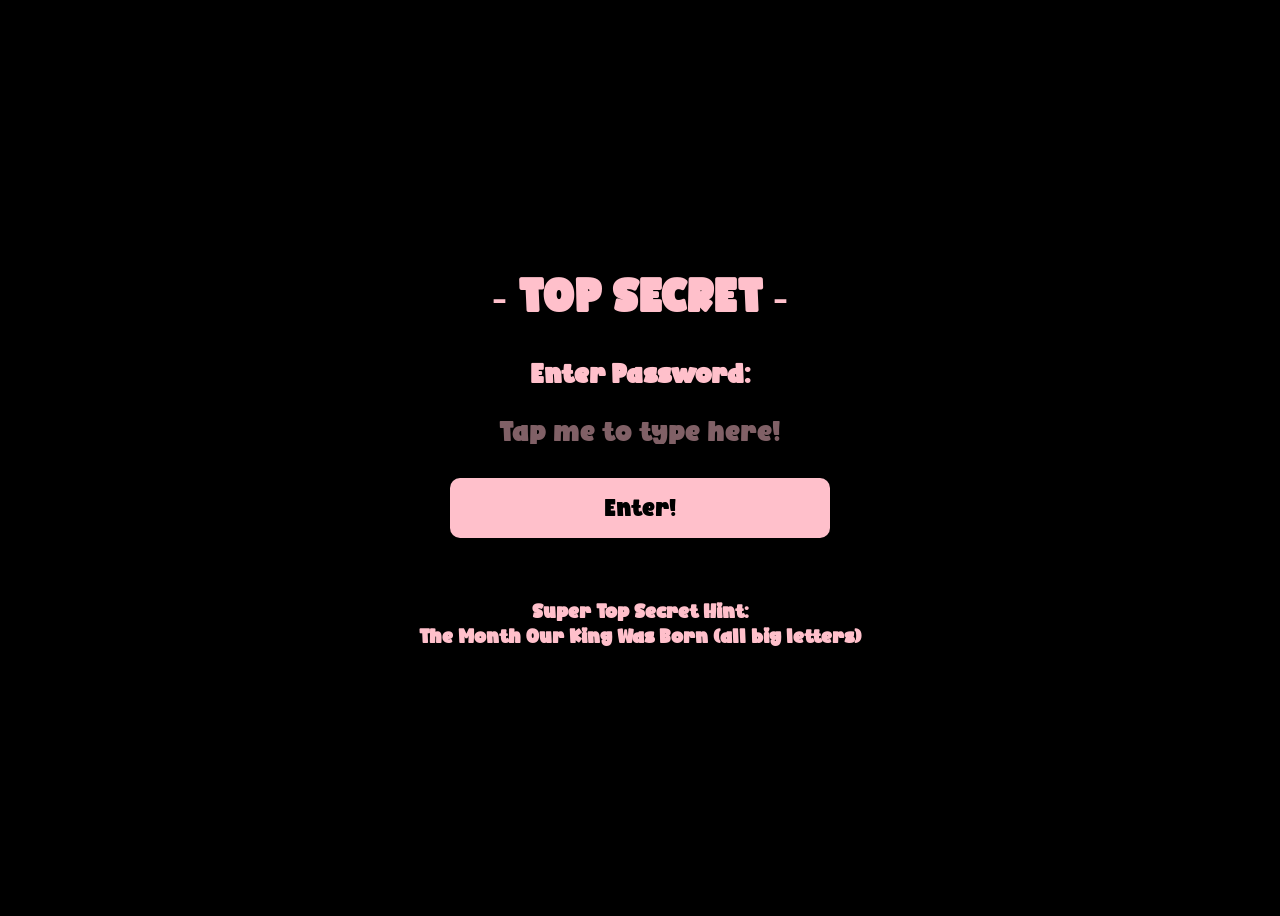
<file: index.html>
<!DOCTYPE html>
<html lang="en">
    <head>
        <title>Shhh Secrets!!</title>
        <link rel="icon" type="image/x-icon" href="assets/favicon.png">
        <link rel="stylesheet" href="styles/main.css">
    </head>

    <body>
        <div class="center wide_div">
            <div class="wide_div">
                <h1>&dash; TOP SECRET &dash;</h1>
                <h3>Enter Password: </h3>

                <input id="input_box" type="password" placeholder="Tap me to type here!">
                
                <br><br>

                <button id="enter">Enter!</button>

                <br><br>

                <h5>Super Top Secret Hint: <br>The Month Our King Was Born (all big letters)</h5>
            </div>         
        </div>

        <script>
            // If the cutscene flag is true, skip to the cards page
            if (localStorage.getItem("hasSeenCutscene"))
                document.location.href = "cards.html";

            // Check the password
            let password_box = document.getElementById("input_box");

            password_box.addEventListener("keydown", function (e) {
                if (e.code === "Enter")
                    check_password();
            });

            document.getElementById("enter").onclick = () => {
                if (password_box.value == "MARCH")
                    document.location.href = "jinnie.html";
            };

            function check_password() {
                if (password_box.value == "MARCH")
                    document.location.href = "jinnie.html";
            }
        </script>
    </body>
    
</html>
</file>
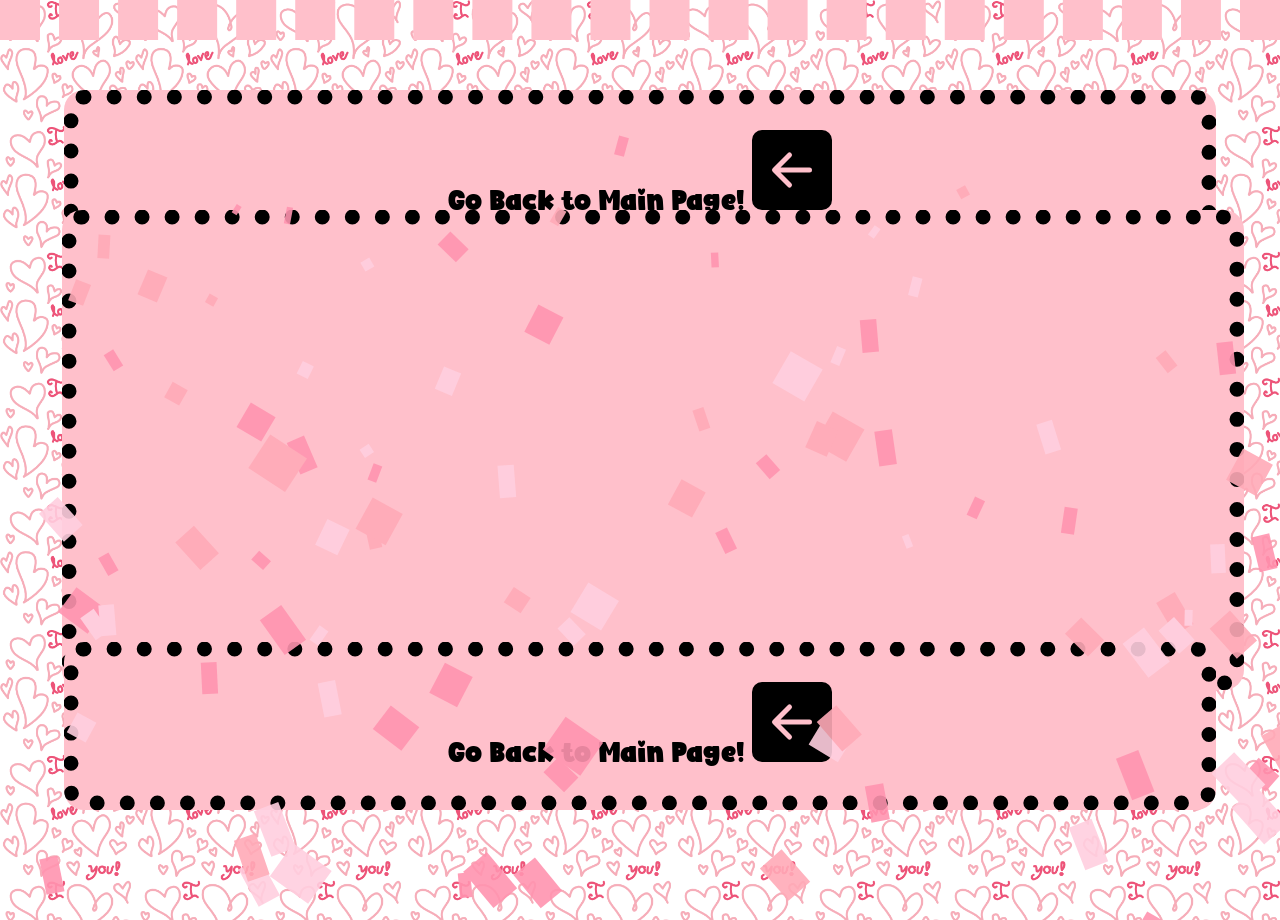
<file: card_zoomed.html>
<!DOCTYPE html>
<html lang="en">
    <head>
        <title>We ZOOOOOMMMM In!!!</title>
        <link rel="icon" type="image/x-icon" href="assets/favicon.png">
        <link rel="stylesheet" href="styles/cards.css">
    </head>
    <body>
        <div id="confetti_holder" height="0"></div>
        <button id="top_button" onclick="sessionStorage.clear(); document.location.href='cards.html';">
            Go Back to Main Page!
            <svg xmlns="http://www.w3.org/2000/svg" width="80" height="80" fill="currentColor" class="bi bi-arrow-left-square-fill" viewBox="0 0 16 16">
                <path d="M16 14a2 2 0 0 1-2 2H2a2 2 0 0 1-2-2V2a2 2 0 0 1 2-2h12a2 2 0 0 1 2 2zm-4.5-6.5H5.707l2.147-2.146a.5.5 0 1 0-.708-.708l-3 3a.5.5 0 0 0 0 .708l3 3a.5.5 0 0 0 .708-.708L5.707 8.5H11.5a.5.5 0 0 0 0-1"/>
            </svg>
        </button>

        <div id="zoomed_card">
            <p id="card_text"></p>
        </div>

        <button id="bottom_button" onclick="sessionStorage.clear(); document.location.href='cards.html';">
            Go Back to Main Page!
            <svg xmlns="http://www.w3.org/2000/svg" width="80" height="80" fill="currentColor" class="bi bi-arrow-left-square-fill" viewBox="0 0 16 16">
                <path d="M16 14a2 2 0 0 1-2 2H2a2 2 0 0 1-2-2V2a2 2 0 0 1 2-2h12a2 2 0 0 1 2 2zm-4.5-6.5H5.707l2.147-2.146a.5.5 0 1 0-.708-.708l-3 3a.5.5 0 0 0 0 .708l3 3a.5.5 0 0 0 .708-.708L5.707 8.5H11.5a.5.5 0 0 0 0-1"/>
            </svg>
        </button>

        <script src="scripts/confetti.js"></script>
        <script>
            // Load card from session storage
            let card_text = document.getElementById("card_text");
            let current_card_text = sessionStorage.getItem("current_card_text");

            card_text.innerText = current_card_text;

            // Confetti
            startConfetti();
            setTimeout(stopConfetti, 1000);
        </script>
        
    </body>
</html>
</file>
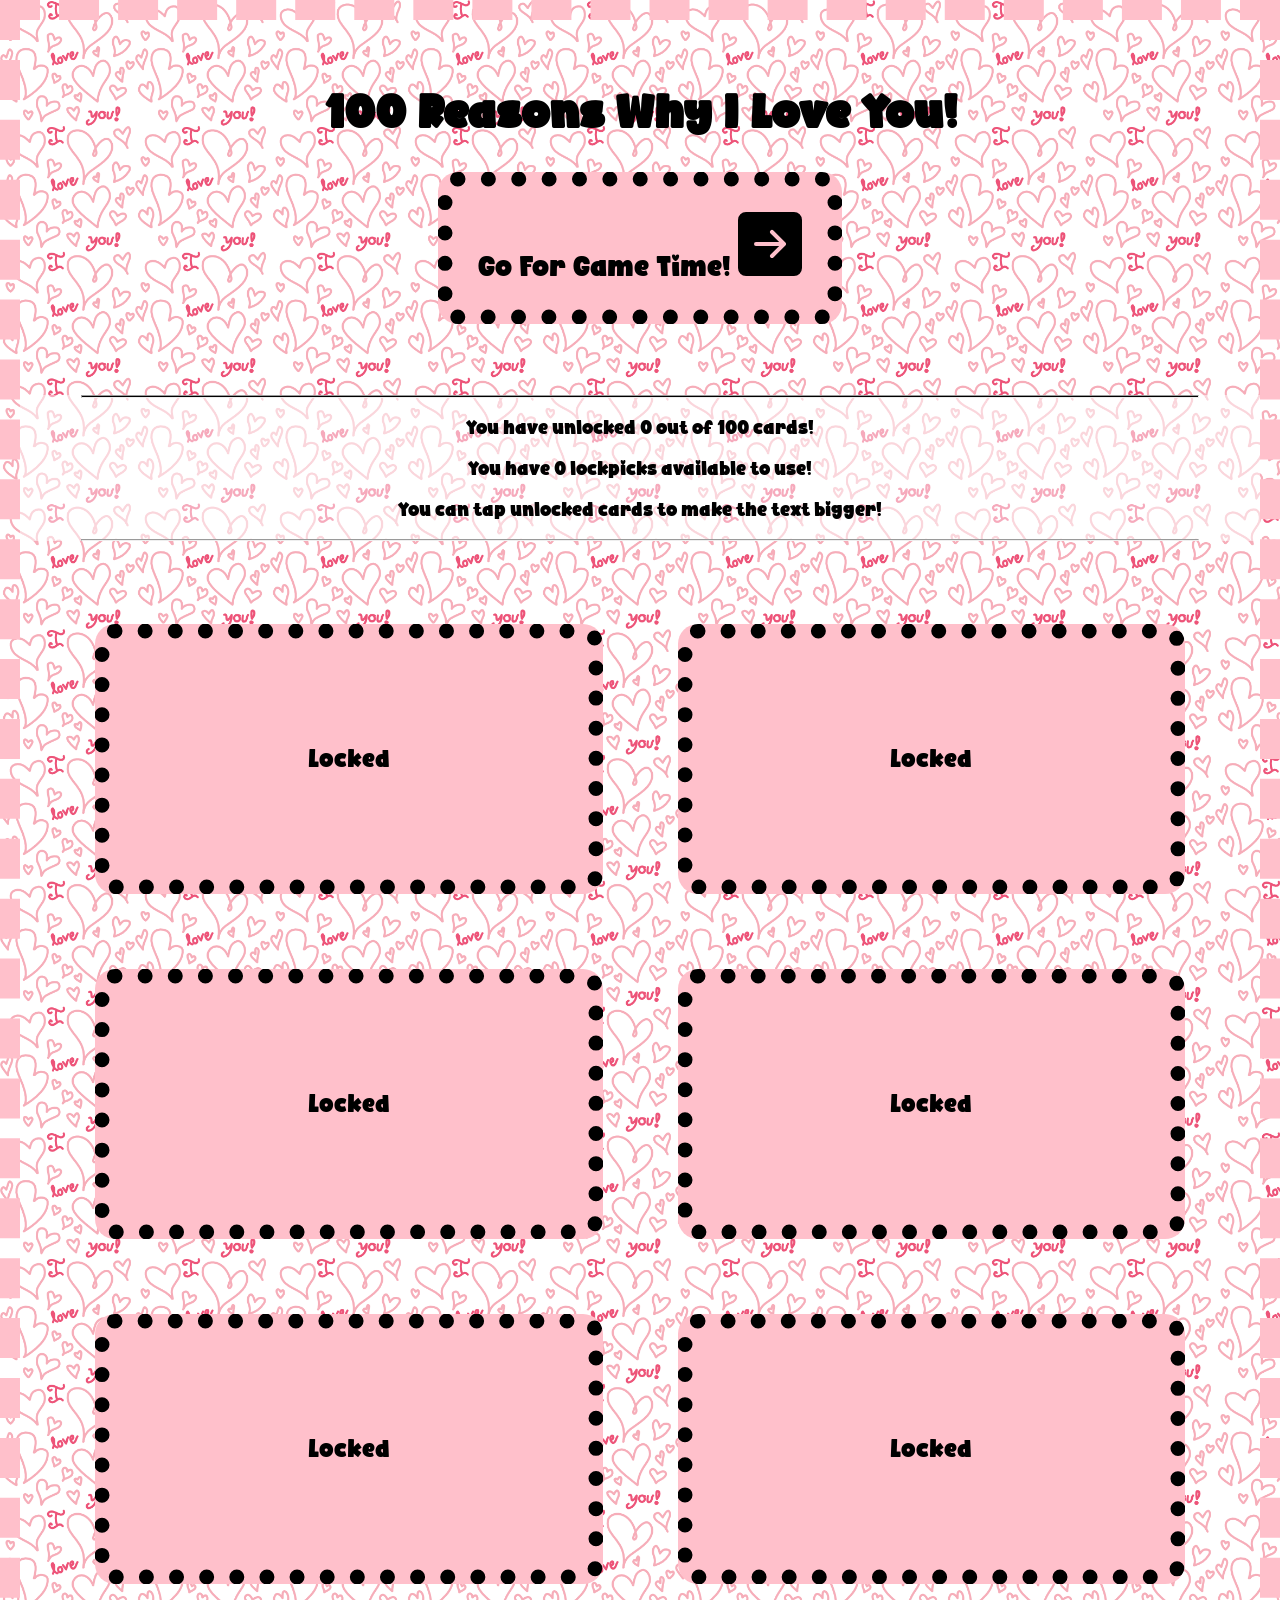
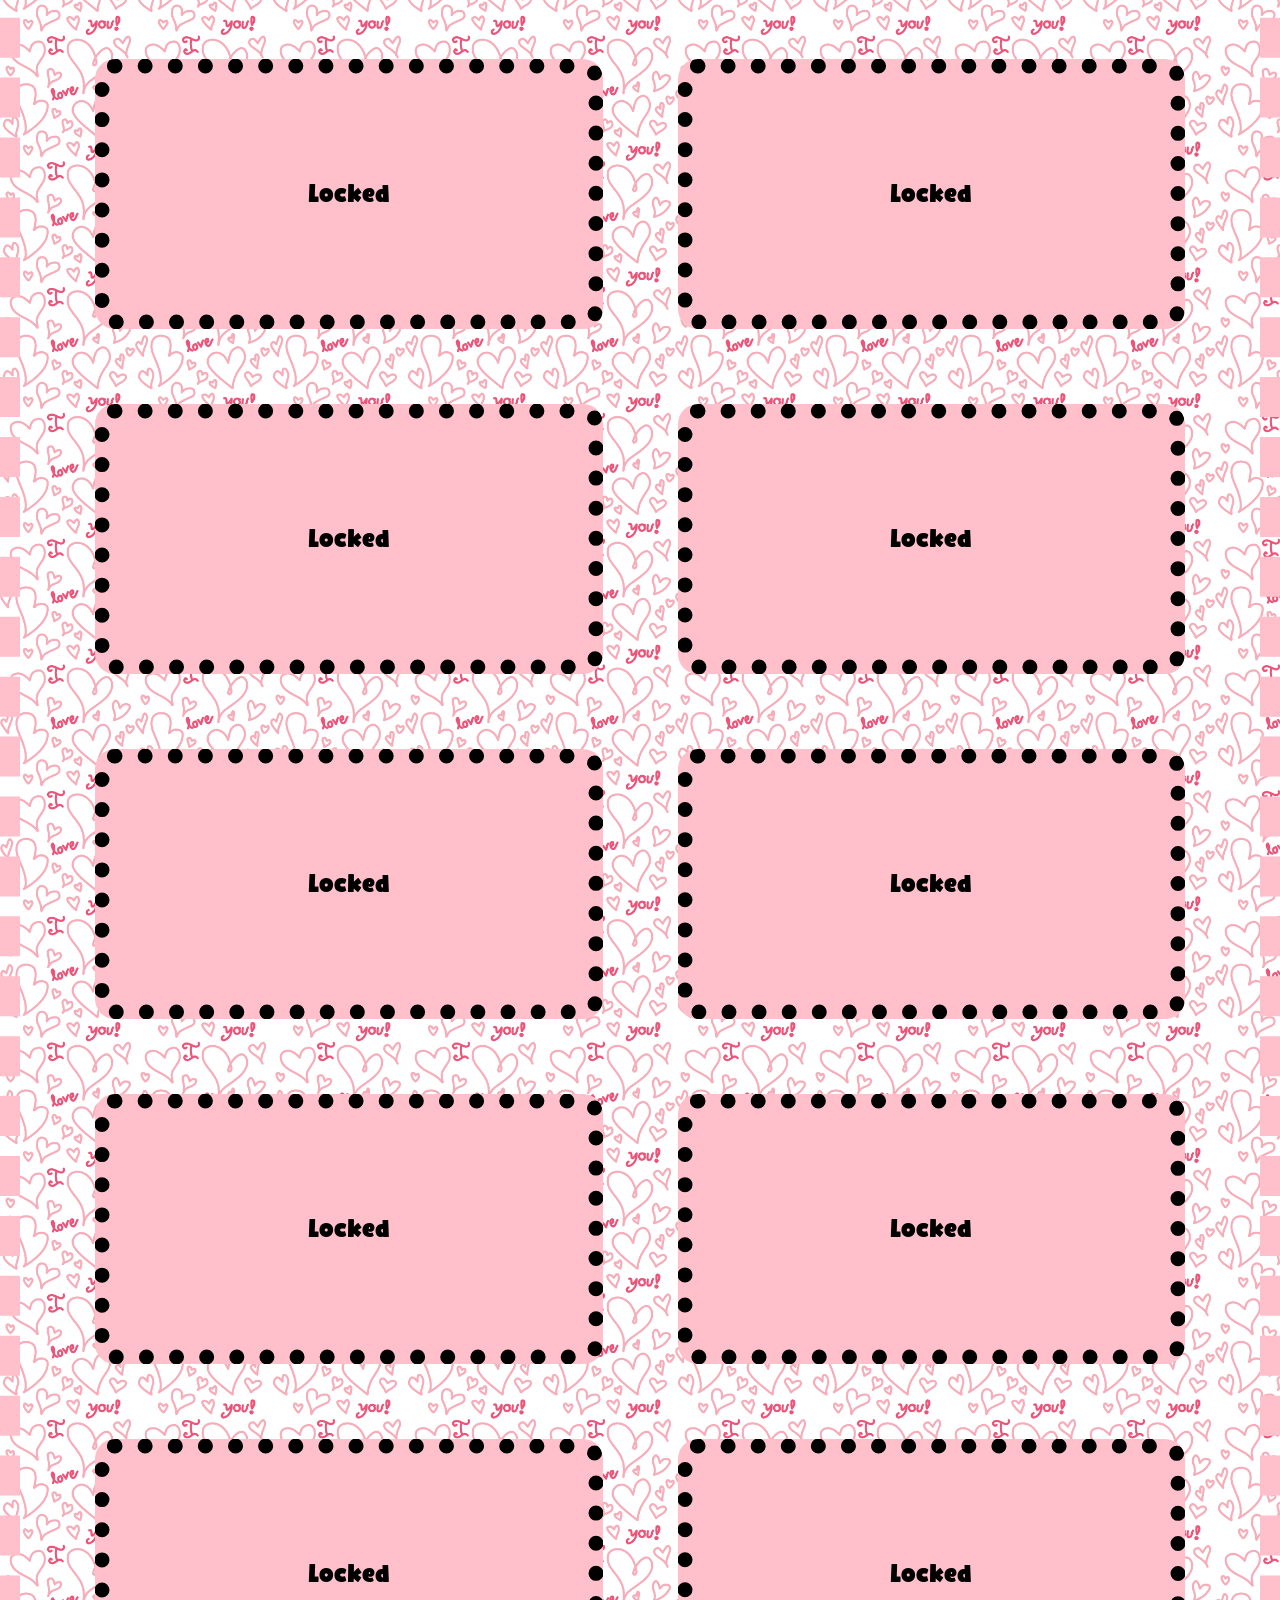
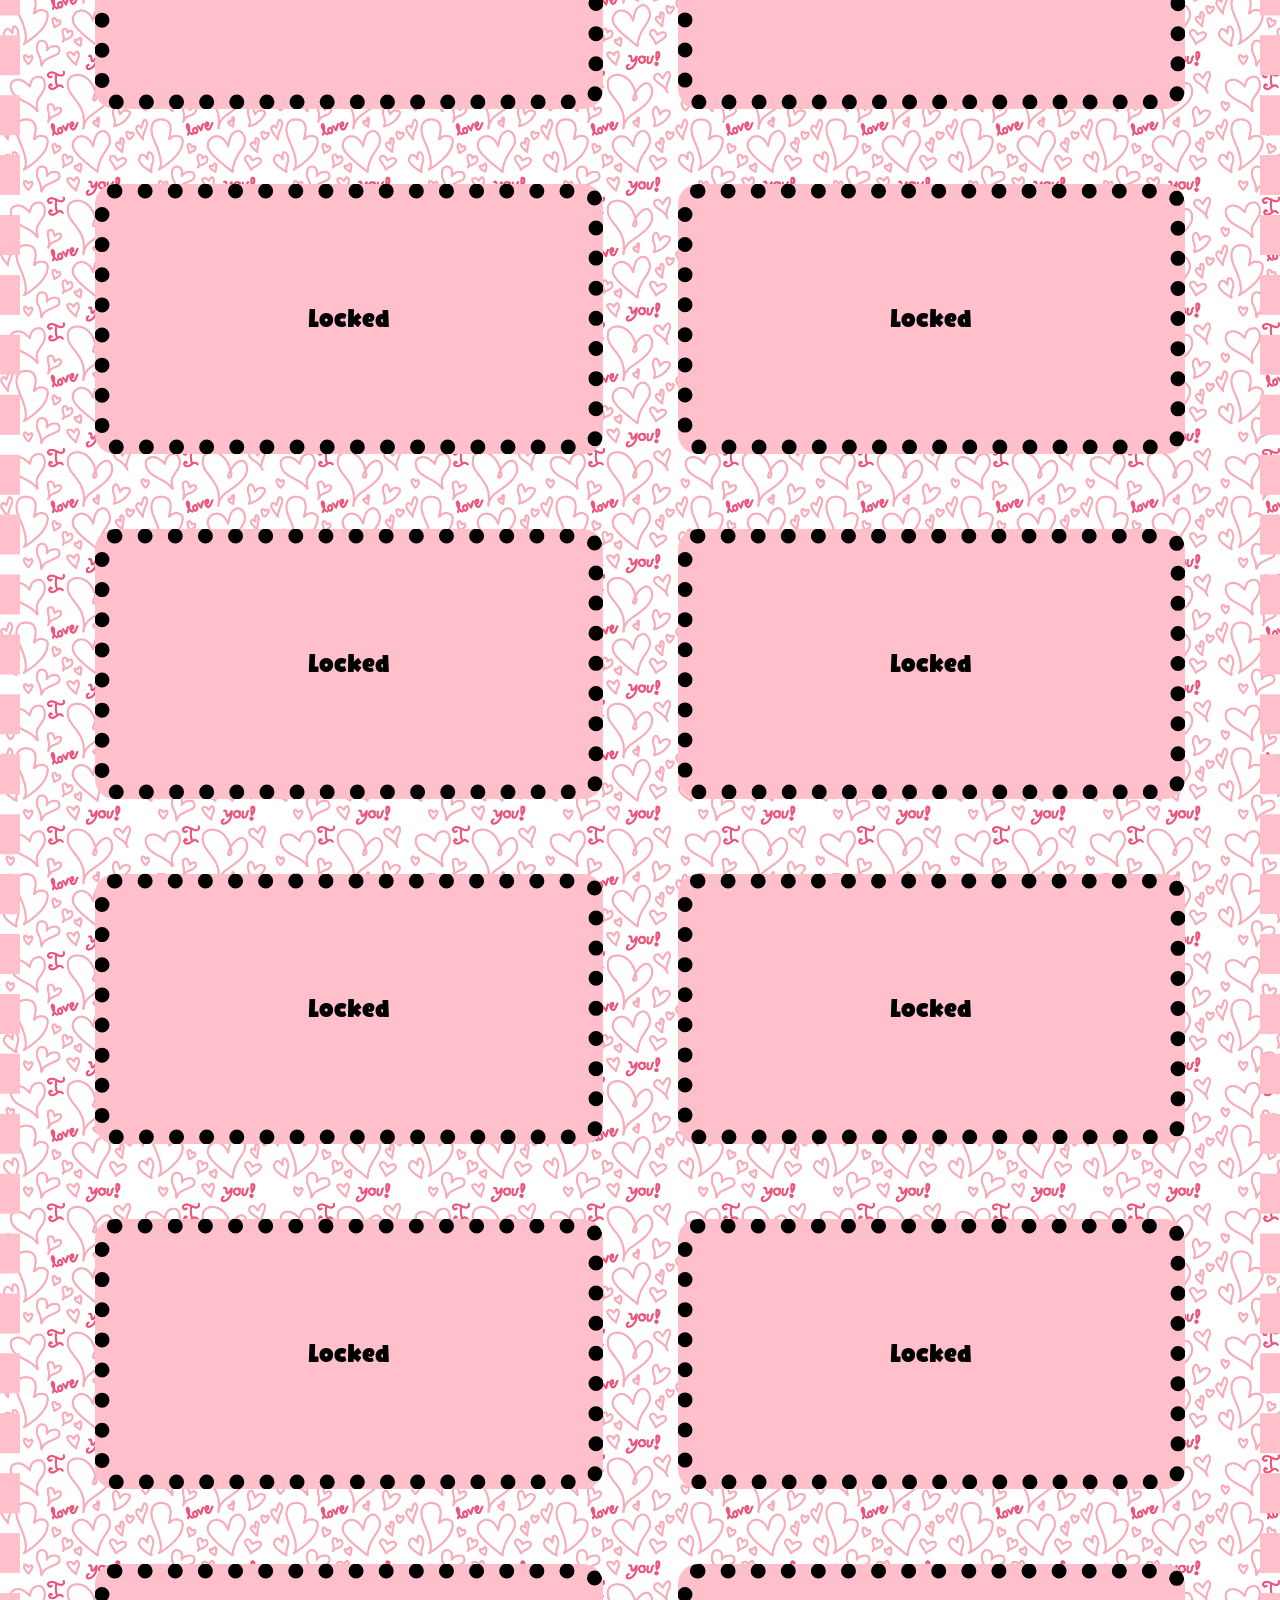
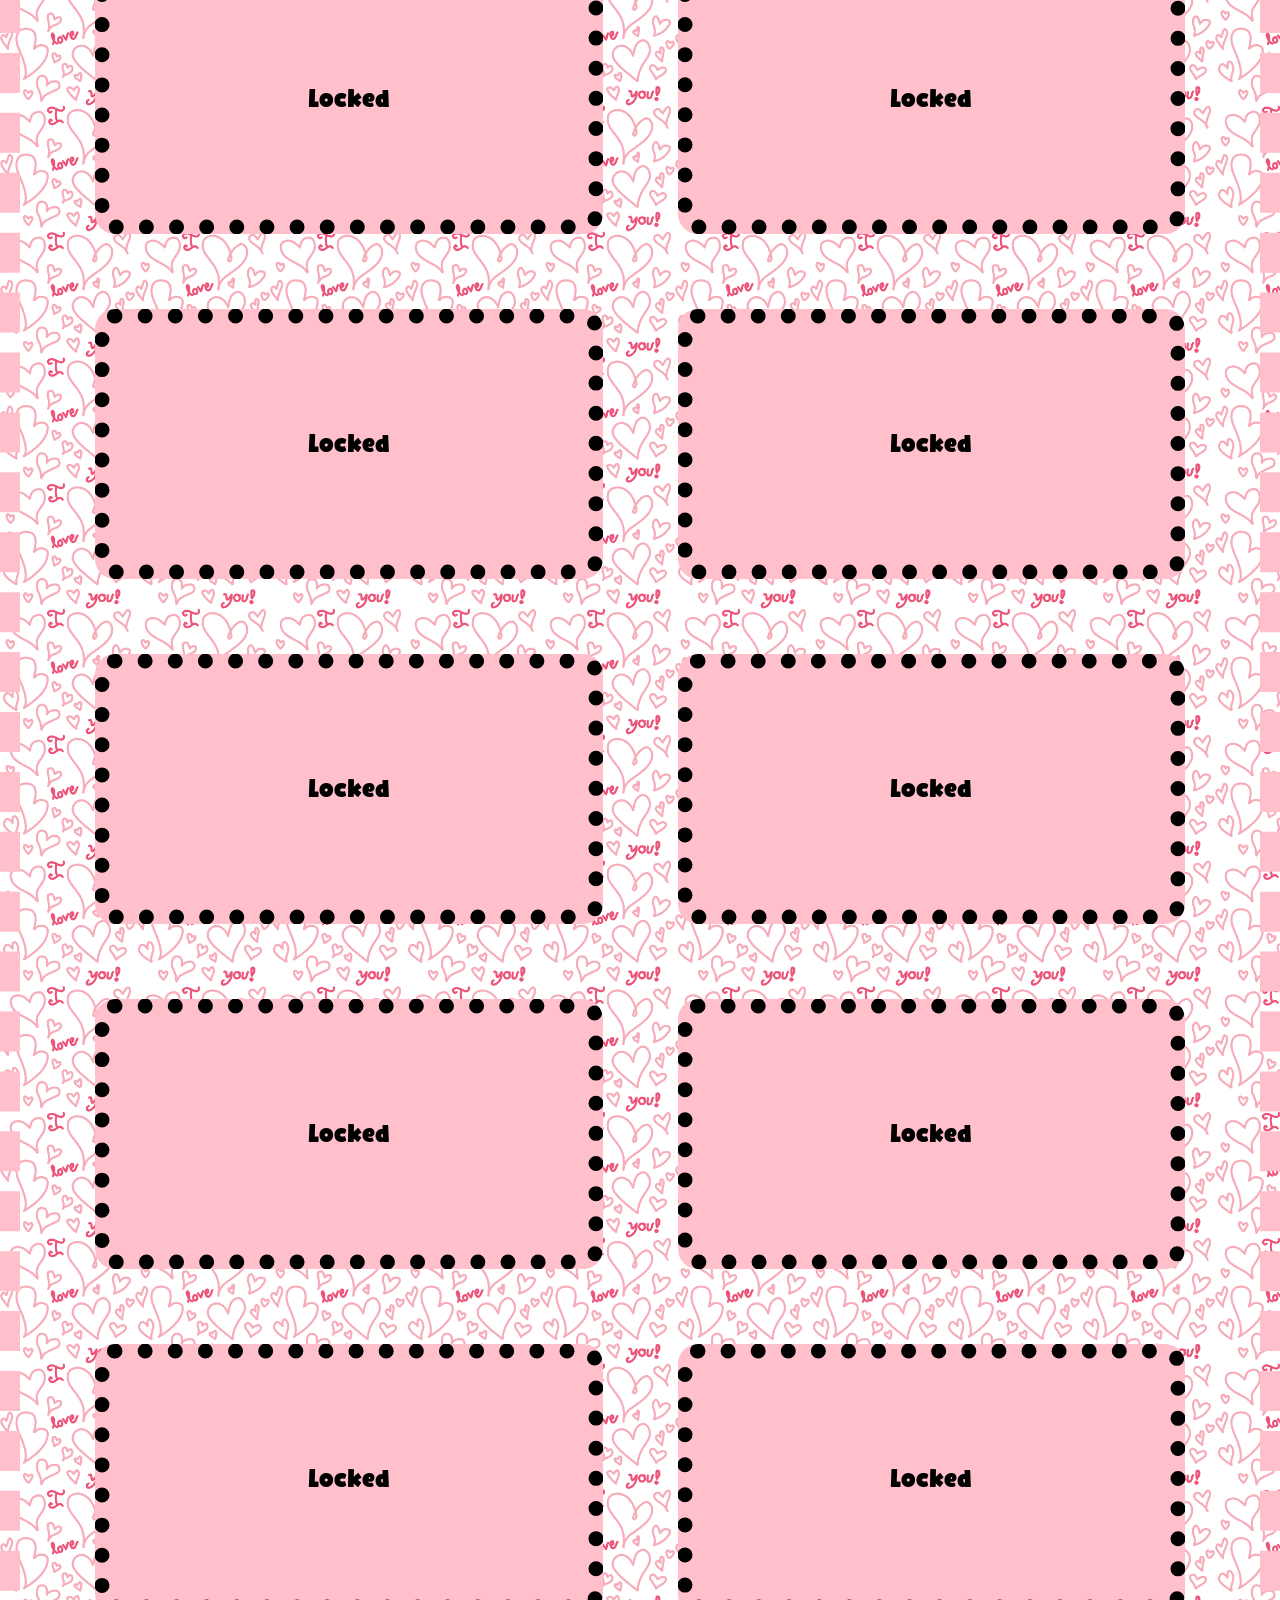
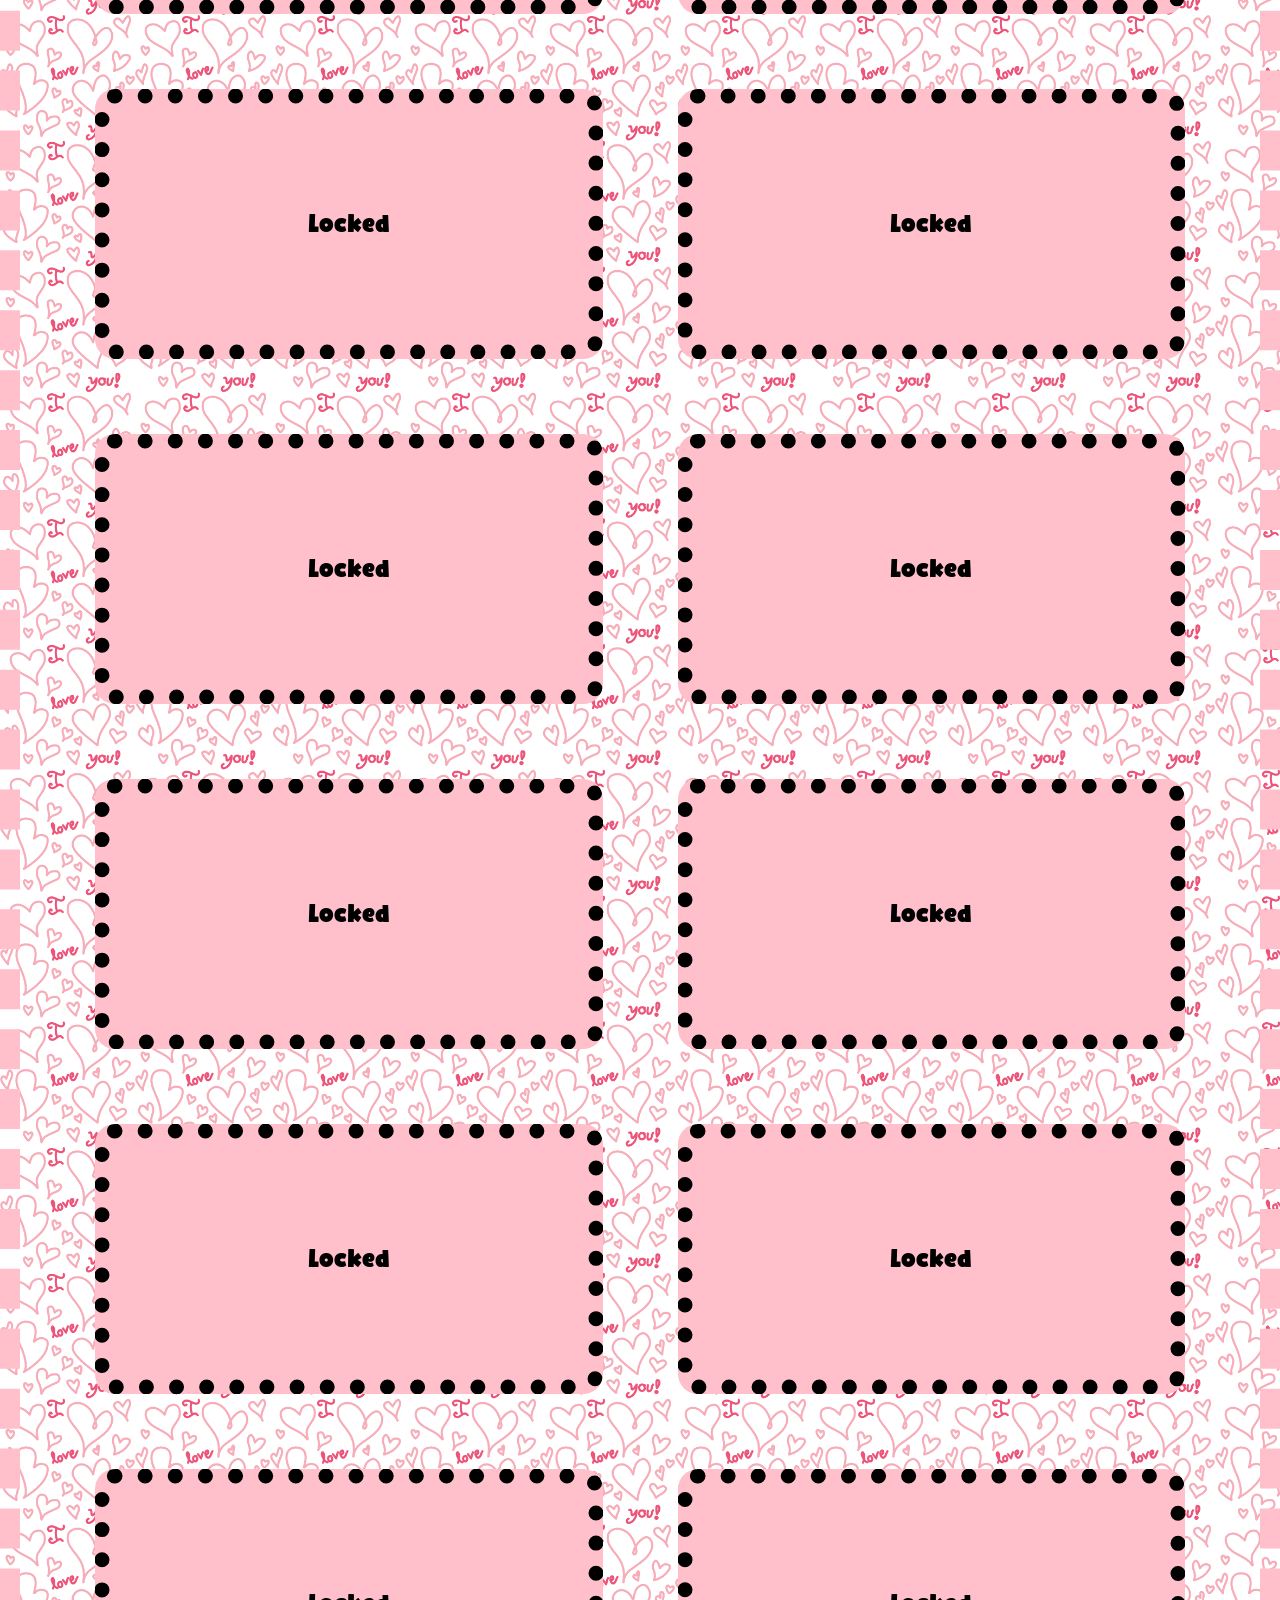
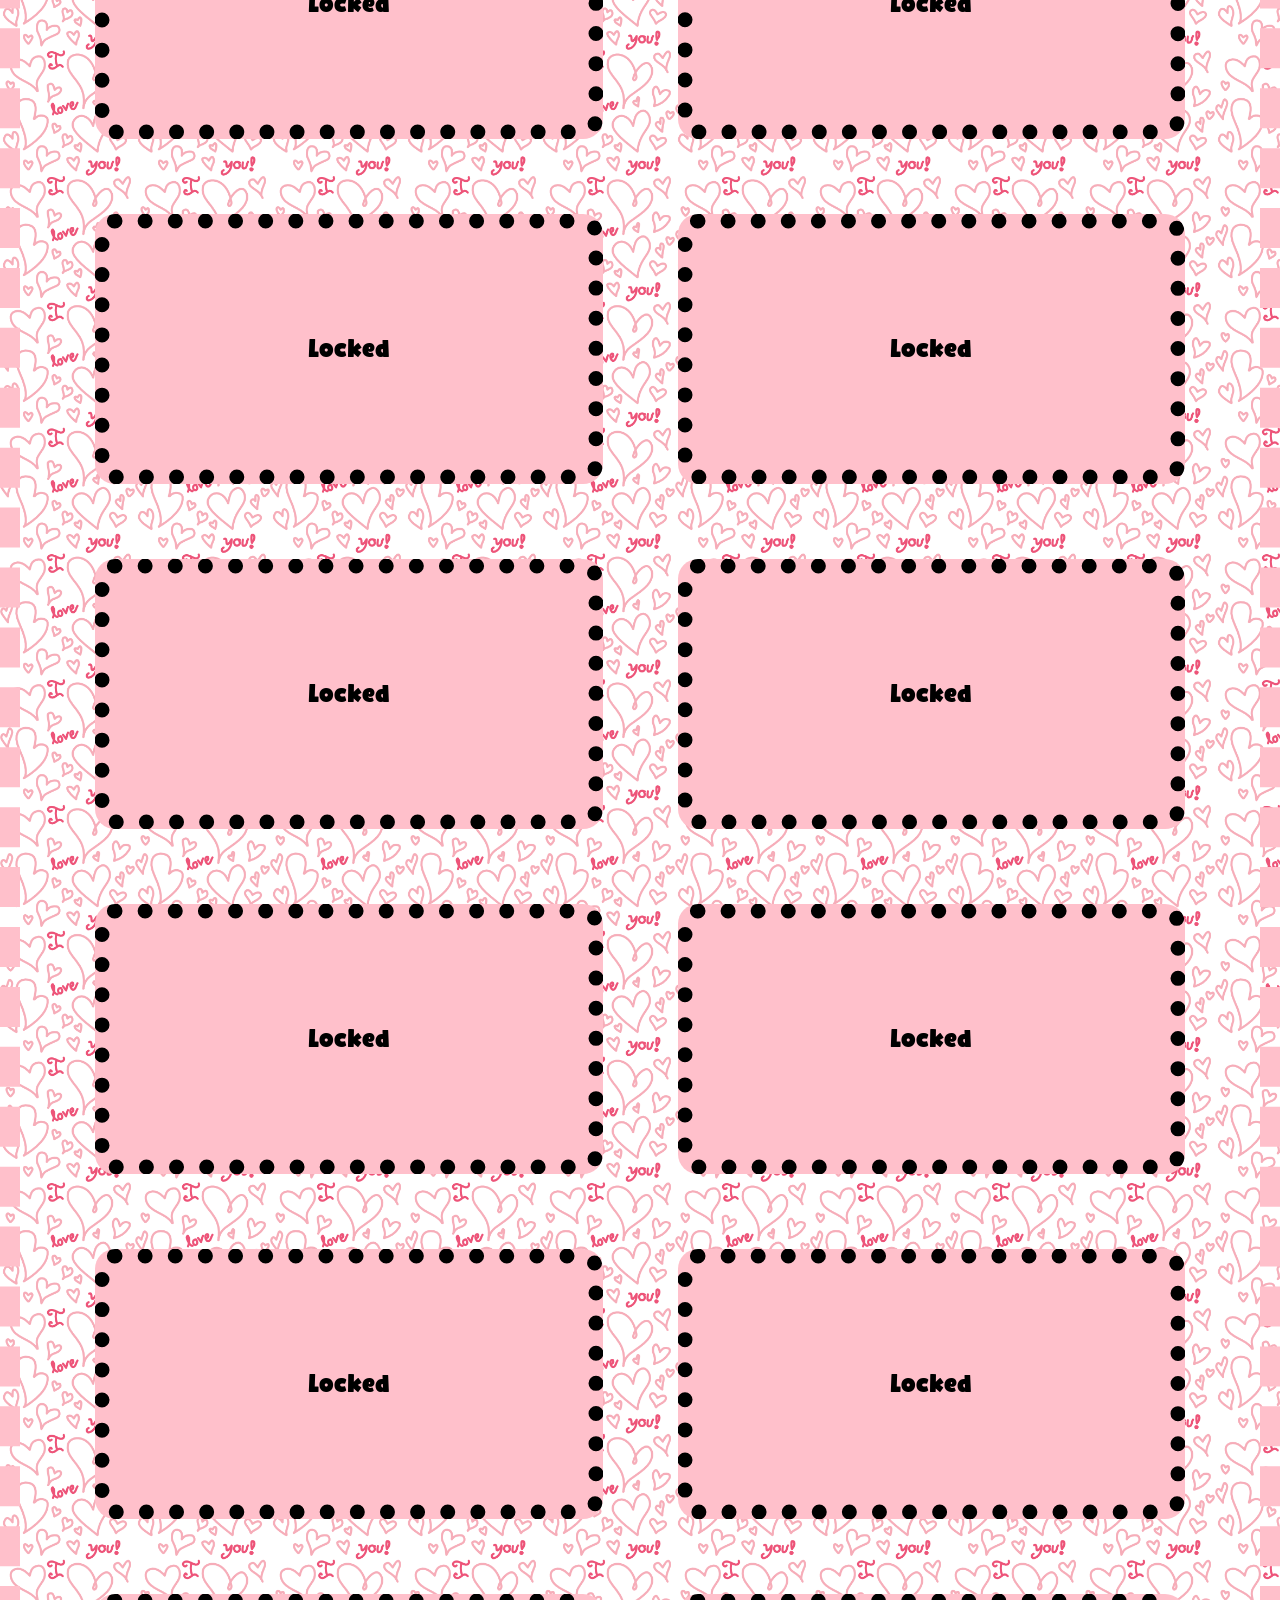
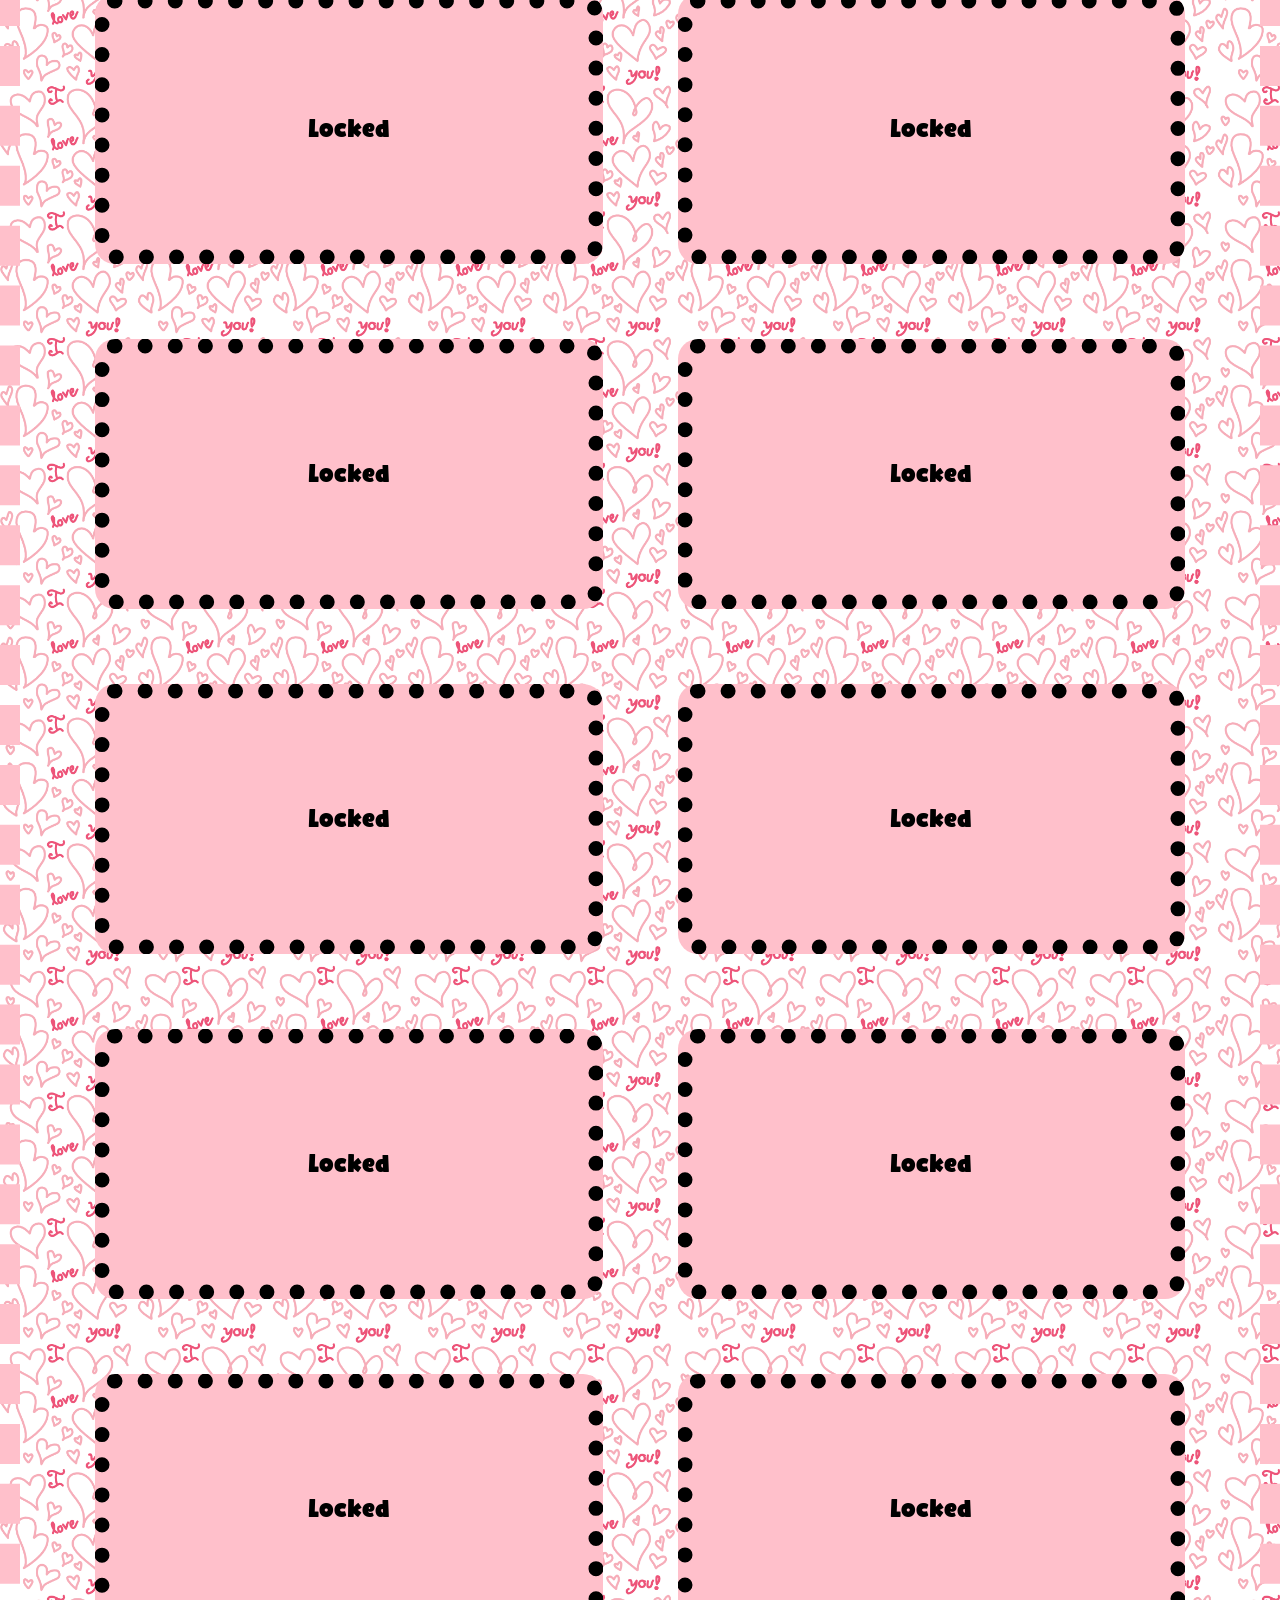
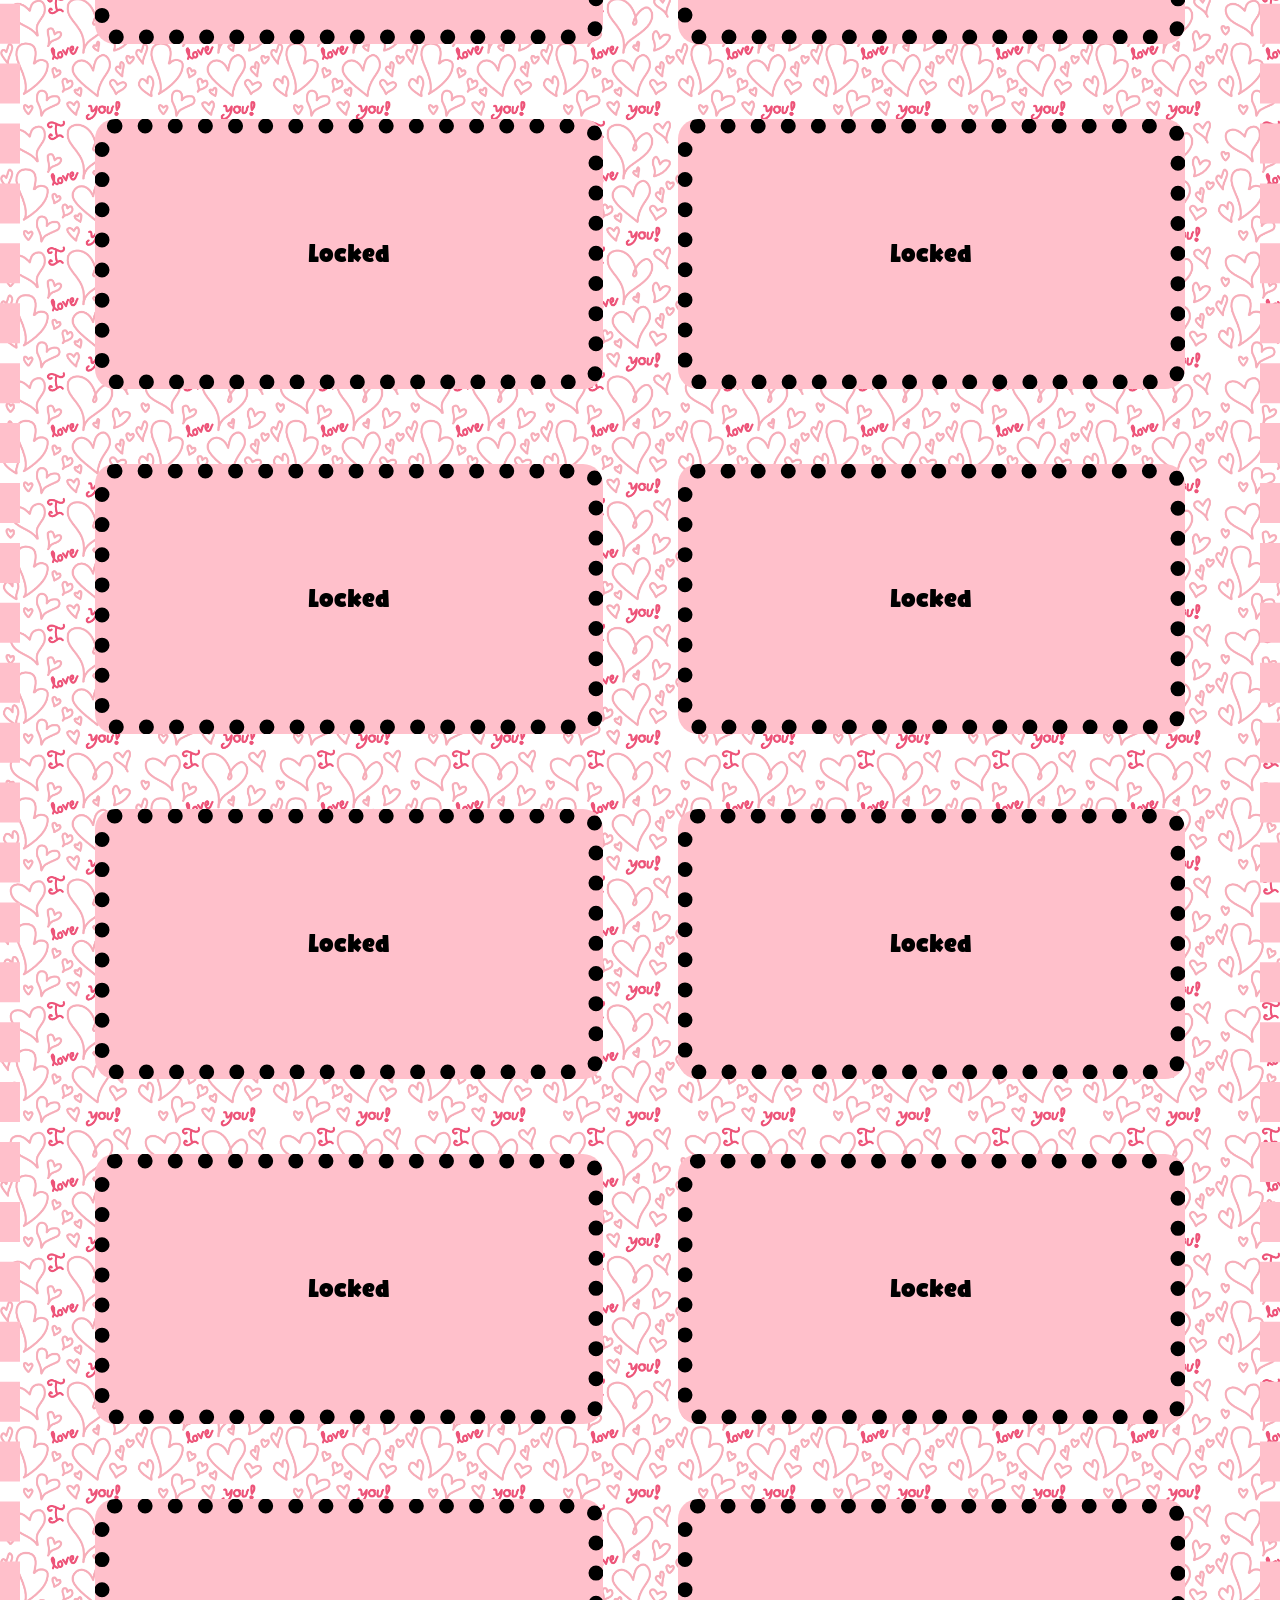
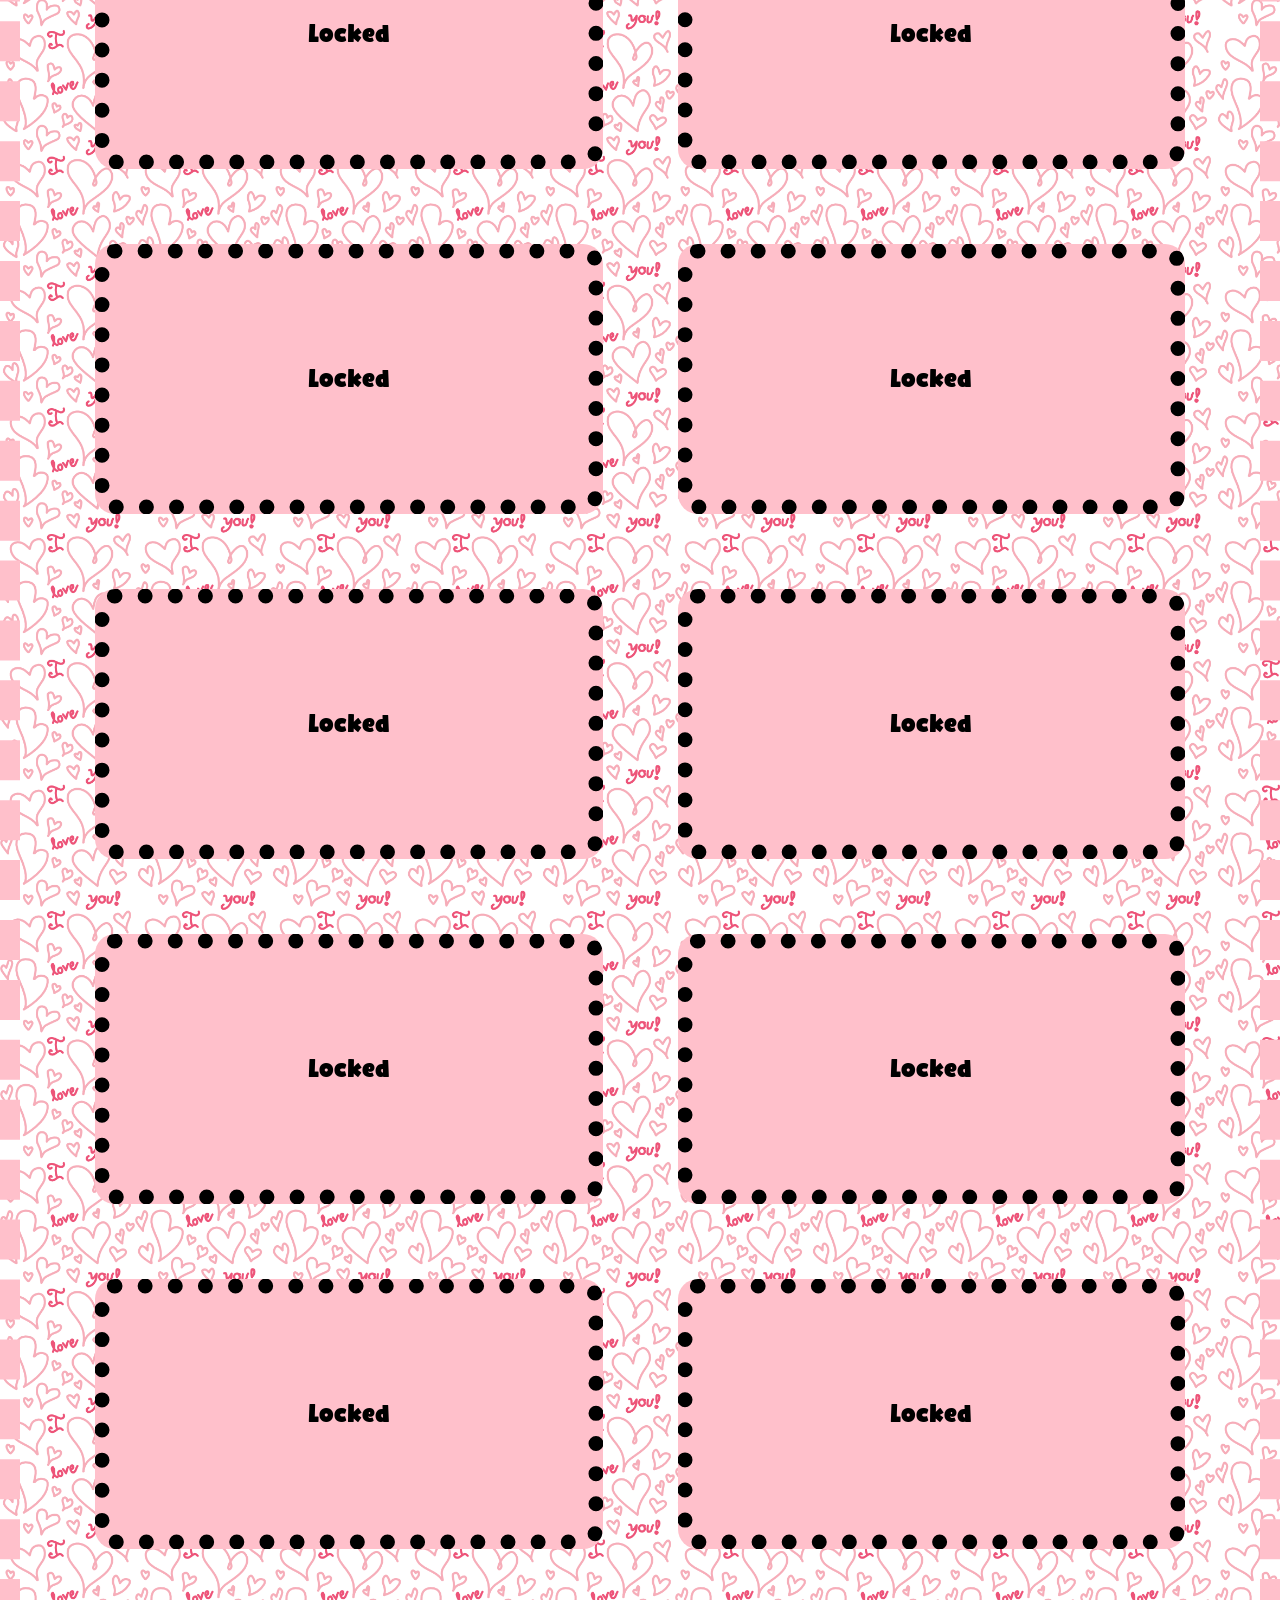
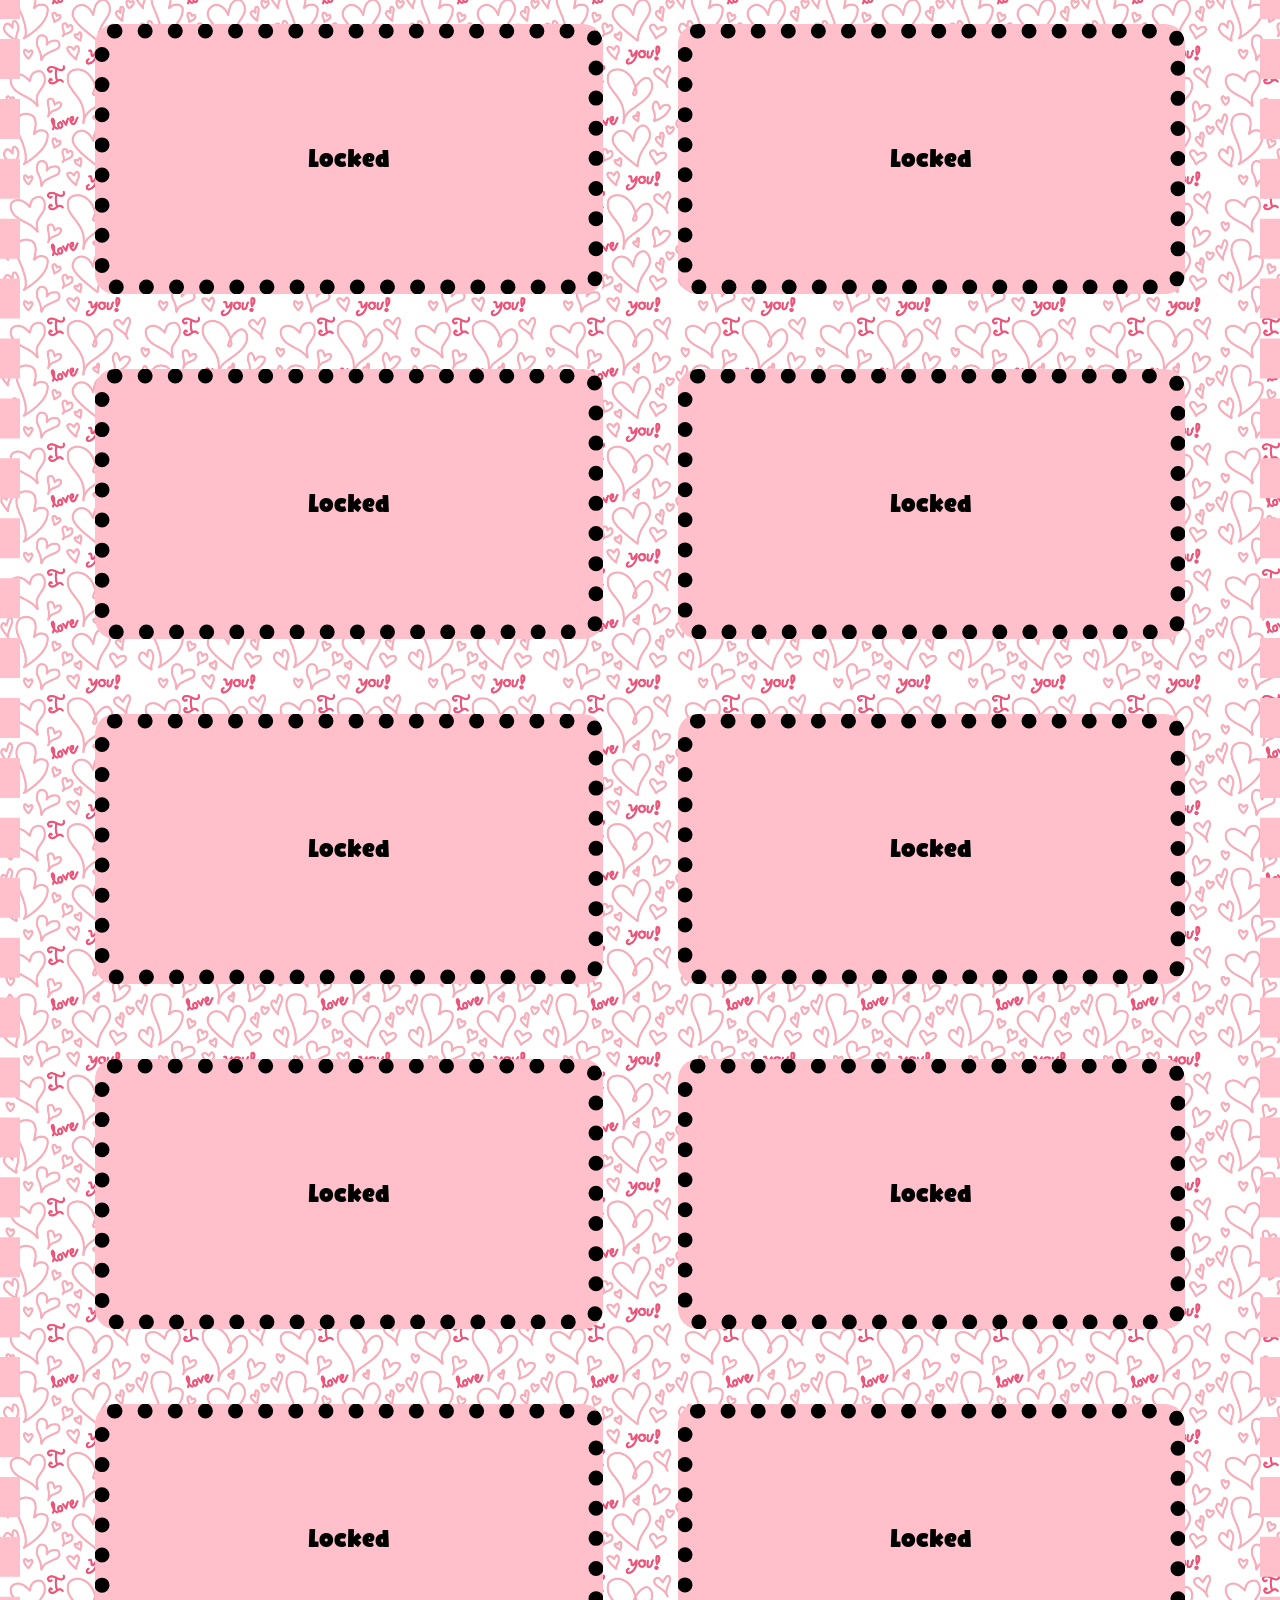
<file: cards.html>
<!DOCTYPE html>
<html lang="en">
    <head>
        <title>100 Reasons Why I Love You!!</title>
        <link rel="icon" type="image/x-icon" href="assets/favicon.png">
        <link rel="stylesheet" href="styles/cards.css">
    </head>

    <body>
        <div id="confetti_holder"></div>
        <h1>100 Reasons Why I Love You!</h1>

        <button id="game_select_button" onclick="document.location.href='game_select.html'">
            Go For Game Time!
            <svg id="arrow_icon" xmlns="http://www.w3.org/2000/svg" width="64" height="64" fill="currentColor" class="bi bi-arrow-right-square-fill" viewBox="0 0 16 16">
                <path d="M0 14a2 2 0 0 0 2 2h12a2 2 0 0 0 2-2V2a2 2 0 0 0-2-2H2a2 2 0 0 0-2 2zm4.5-6.5h5.793L8.146 5.354a.5.5 0 1 1 .708-.708l3 3a.5.5 0 0 1 0 .708l-3 3a.5.5 0 0 1-.708-.708L10.293 8.5H4.5a.5.5 0 0 1 0-1"/>
            </svg>
        </button>

        <br><br><br><br>

        <div id="notes">
            <hr>
            <p id="unlock_counter">You have unlocked 0 out of 100 cards!</p>
            <p id="lockpick_counter">You have 0 lockpicks available to use!</p>
            <p>You can tap unlocked cards to make the text bigger!</p>
            <hr>
        </div>

        <!-- Table to hold all 100 cards -->
        <table id="card_table"></table>
        
        <script src="scripts/confetti.js"></script>
        <script src="scripts/reasons.js"></script>
        <script src="scripts/cards.js"></script>
    </body>
</html>
</file>
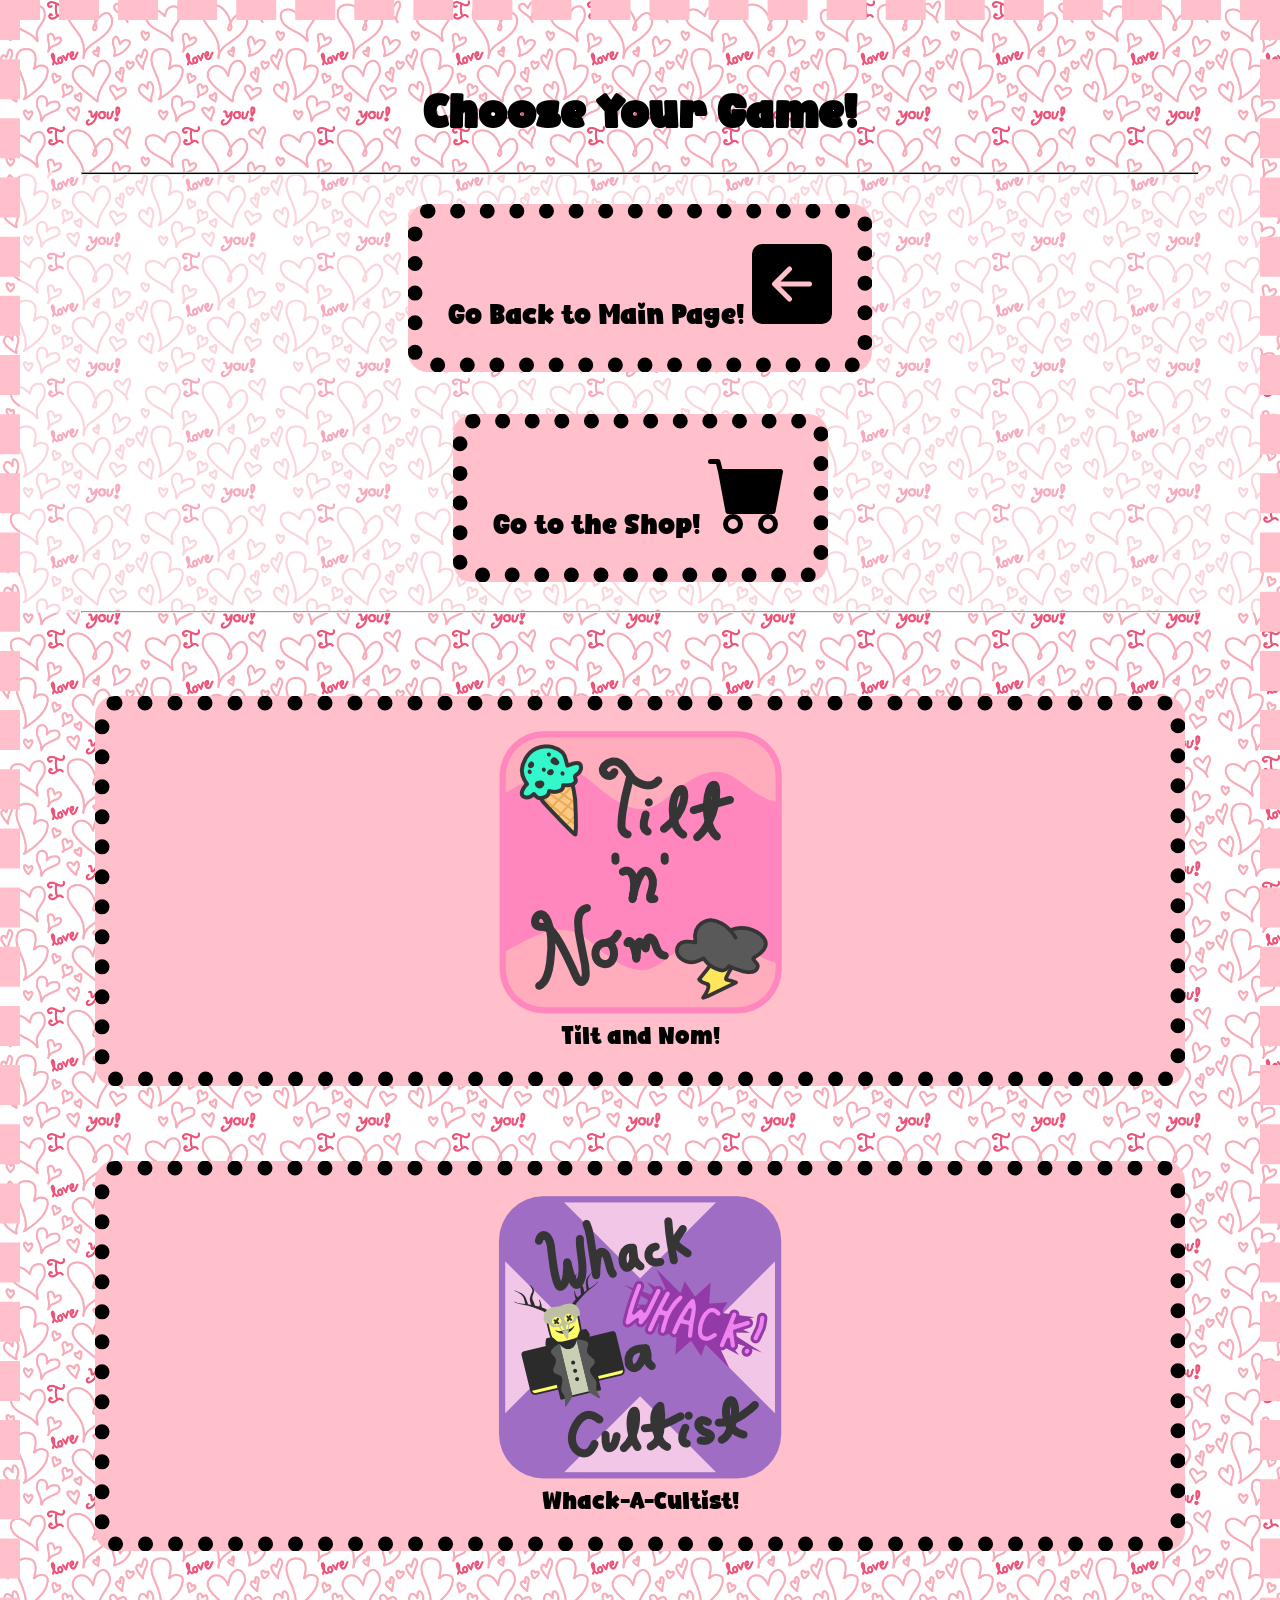
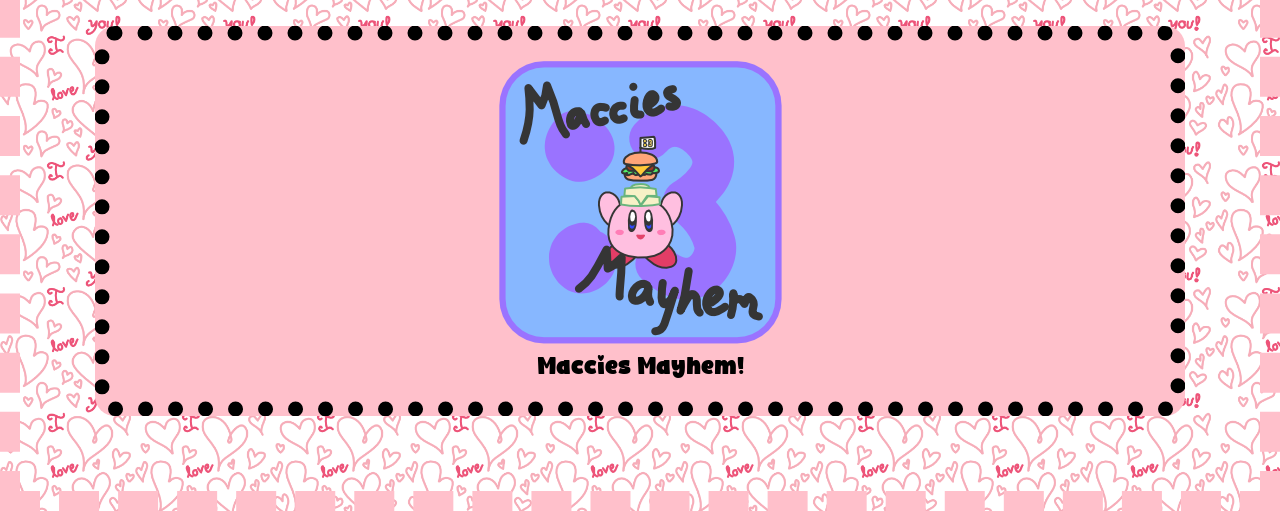
<file: game_select.html>
<!DOCTYPE html>
<html lang="en">
    <head>
        <title>We Play!!</title>
        <link rel="icon" type="image/x-icon" href="assets/favicon.png">
        <link rel="stylesheet" href="styles/cards.css">
    </head>
    <body>
        <h1 class="text-center">Choose Your Game!</h1>

        <div id="notes">
            <hr>
            <br>
            <button onclick="update_points(); document.location.href='cards.html';">
                Go Back to Main Page!
                <svg xmlns="http://www.w3.org/2000/svg" width="80" height="80" fill="currentColor" class="bi bi-arrow-left-square-fill" viewBox="0 0 16 16">
                    <path d="M16 14a2 2 0 0 1-2 2H2a2 2 0 0 1-2-2V2a2 2 0 0 1 2-2h12a2 2 0 0 1 2 2zm-4.5-6.5H5.707l2.147-2.146a.5.5 0 1 0-.708-.708l-3 3a.5.5 0 0 0 0 .708l3 3a.5.5 0 0 0 .708-.708L5.707 8.5H11.5a.5.5 0 0 0 0-1"/>
                </svg>
            </button>

            <br><br><br>

            <button onclick="update_points(); document.location.href='shop.html'">
                Go to the Shop!
                <svg xmlns="http://www.w3.org/2000/svg" width="80" height="80" fill="currentColor" class="bi bi-cart-fill" viewBox="0 0 16 16">
                    <path d="M0 1.5A.5.5 0 0 1 .5 1H2a.5.5 0 0 1 .485.379L2.89 3H14.5a.5.5 0 0 1 .491.592l-1.5 8A.5.5 0 0 1 13 12H4a.5.5 0 0 1-.491-.408L2.01 3.607 1.61 2H.5a.5.5 0 0 1-.5-.5M5 12a2 2 0 1 0 0 4 2 2 0 0 0 0-4m7 0a2 2 0 1 0 0 4 2 2 0 0 0 0-4m-7 1a1 1 0 1 1 0 2 1 1 0 0 1 0-2m7 0a1 1 0 1 1 0 2 1 1 0 0 1 0-2"/>
                </svg>
            </button>
            <br><br>
            <hr>
        </div>

        <!-- Table to Hold Game Cards -->
         <table id="games_table">
            <tr><td id="0" onclick="sessionStorage.setItem('game_to_load', id); document.location.href='game.html'">
                <img src="assets/Tilt n Nom Icon.png"><br>
                Tilt and Nom!
            </td></tr>
            <tr><td id="1" onclick="sessionStorage.setItem('game_to_load', id); document.location.href='game.html'">
                <img src="assets/Whack a Cultist Icon.png"><br>
                Whack-A-Cultist!
            </td></tr>
            <tr><td id="2" onclick="sessionStorage.setItem('game_to_load', id); document.location.href='game.html'">
                <img src="assets/Maccies Mayhem Icon.png"><br>
                Maccies Mayhem!
            </td></tr>
         </table>

         <script src="scripts/save_score_into_points.js"></script>
         <script>update_points();</script>
    </body>
</html>
</file>
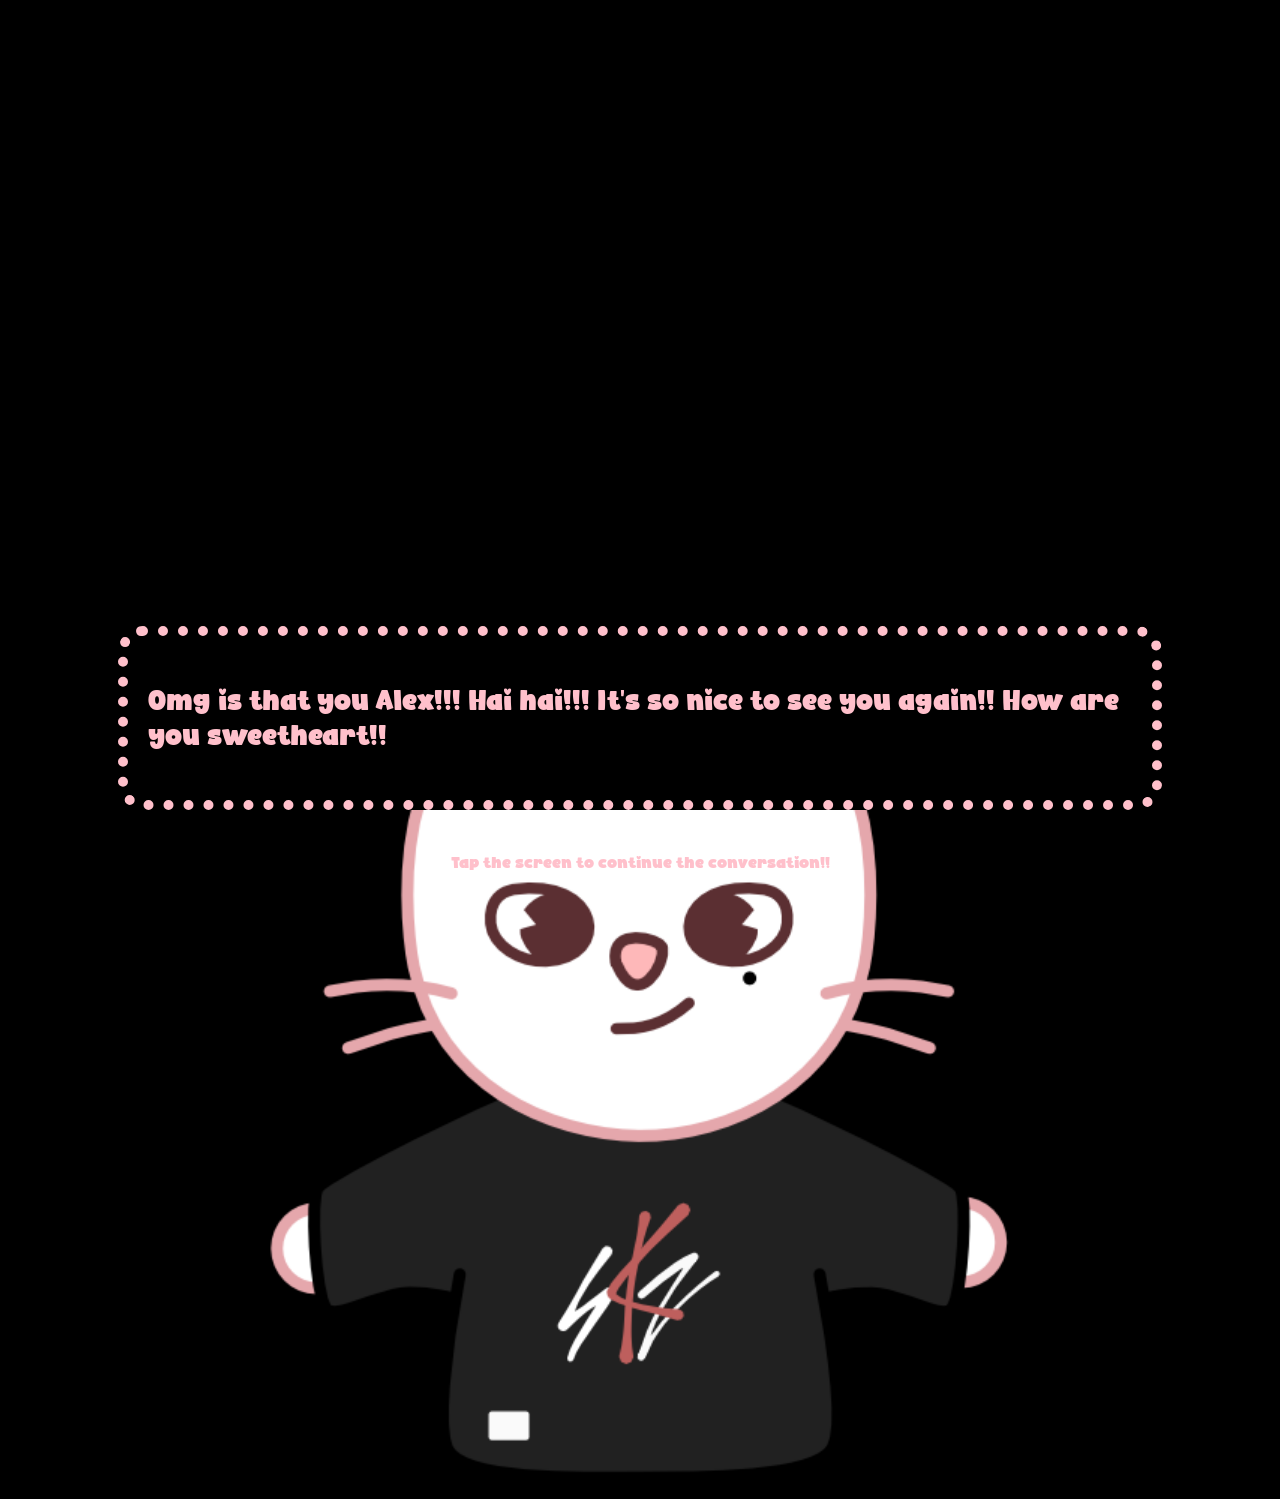
<file: jinnie.html>
<!DOCTYPE html>
<html lang="en">
    <head>
        <title>Surprise Guest!!</title>
        <link rel="icon" type="image/x-icon" href="assets/favicon.png">
        <link rel="stylesheet" href="styles/main.css">

        
    </head>
    <body>
        <div id="jinnie_div" class="fadeInUp-animation">
            <img id="jinnie" width="auto" height="852px">
        </div>

        <div id="dialog_box" class="fadeInUp-animation">
            <p id="dialog_text"></p>
        </div>

        <footer class="fadeInUp-animation">Tap the screen to continue the conversation!!</footer>
    </body>

    <script src="scripts/dialog.js"></script>
</html>
</file>
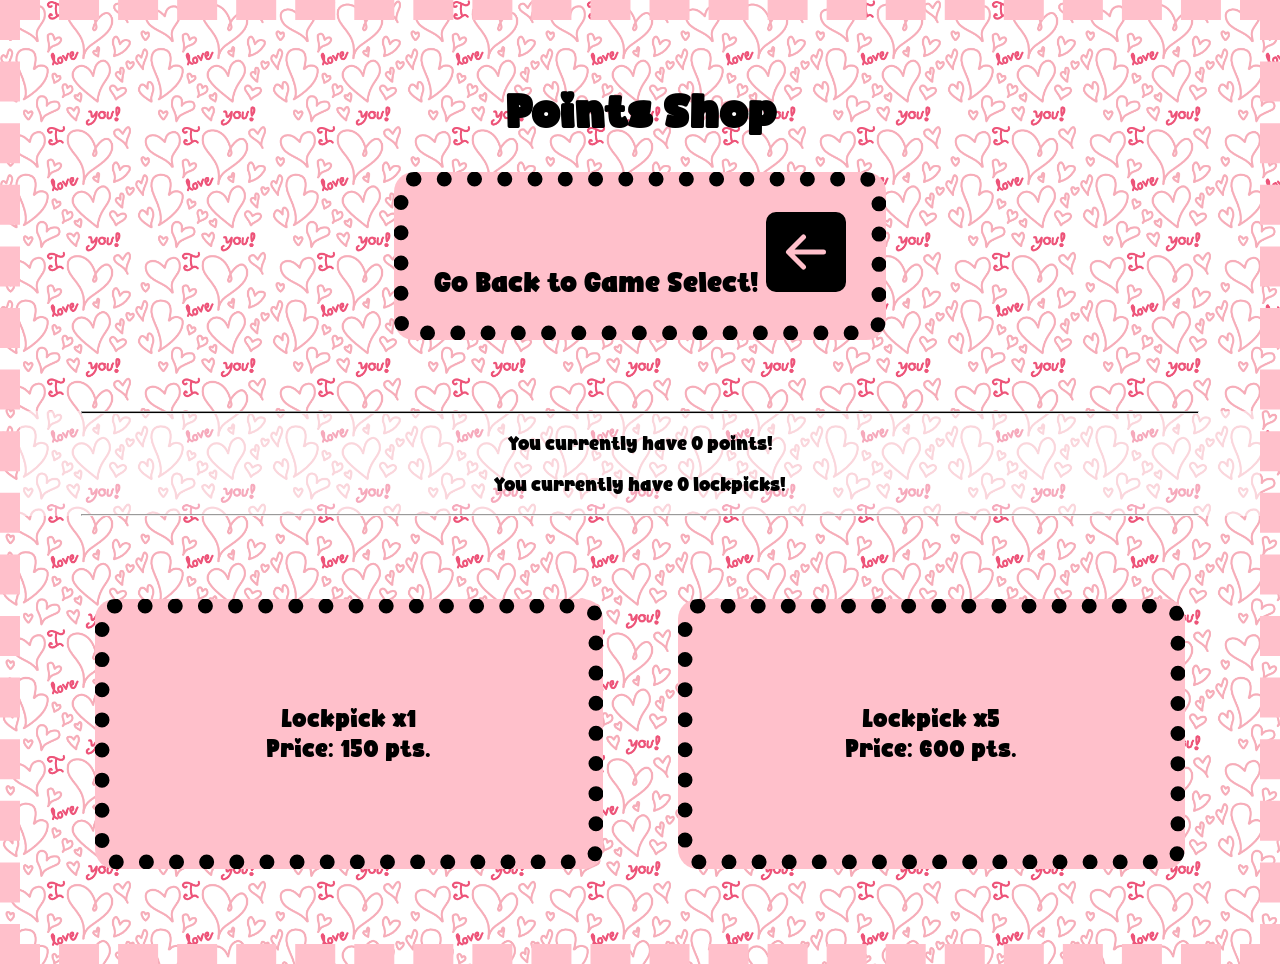
<file: shop.html>
<!DOCTYPE html>
<html lang="en">
    <head>
        <title>Time for Shopping!!</title>
        <link rel="icon" type="image/x-icon" href="assets/favicon.png">
        <link rel="stylesheet" href="styles/cards.css">
    </head>

    <body>
        <h1 class="text-center">Points Shop</h1>

        <button onclick="document.location.href='game_select.html';">
            Go Back to Game Select!
            <svg xmlns="http://www.w3.org/2000/svg" width="80" height="80" fill="currentColor" class="bi bi-arrow-left-square-fill" viewBox="0 0 16 16">
                <path d="M16 14a2 2 0 0 1-2 2H2a2 2 0 0 1-2-2V2a2 2 0 0 1 2-2h12a2 2 0 0 1 2 2zm-4.5-6.5H5.707l2.147-2.146a.5.5 0 1 0-.708-.708l-3 3a.5.5 0 0 0 0 .708l3 3a.5.5 0 0 0 .708-.708L5.707 8.5H11.5a.5.5 0 0 0 0-1"/>
            </svg>
        </button>

        <br><br><br><br>

        <div id="notes">
            <hr>
            <p id="point_counter">You currently have 0 points!</p>
            <p id="lockpick_counter">You currently have 0 lockpicks!</p>
            <hr>
        </div>

        <!-- Table to hold shop cards -->
        <table id="shop_table">
            <tr>
                <td id="shop_card_1">Lockpick x1 <br> Price: 150 pts.</td>
                <td id="shop_card_2">Lockpick x5 <br> Price: 600 pts.</td>
            </tr>
        </table>

        <script src="scripts/shop.js"></script>
    </body>
</html>
</file>
<file: styles/main.css>
/* Password Page and General Styles */
@font-face {
    font-family: 'Simply Playful';
    src: url('../assets/simply_playful.otf');
}

body {
    background-color: black;
    color: pink;
    text-align: center;
    font-size: 2.5vh;
    font-family: 'Simply Playful';
}

p {
    color: pink;
    text-align: left;
    font-size: 3vh;
    font-family: 'Simply Playful';
    padding: 20px;
}

input {
    text-align: center;
    font-size: 3vh;
    width: 80%;
    height: 2.5vh;
    background-color: black;
    border: none;
    color: violet;
    caret-color: violet;
}

::placeholder {
    color: pink;
    opacity: 0.5;
    font-family: 'Simply Playful';
}

:focus {
    outline: none;
}

.wide_div {
    /* border: 3px solid green; */
    width: 100%;
}

.center {
    display: grid;
    place-items: center;
    height: 100vh;
    overflow: auto;
}

button {
    background-color: pink;
    padding: 15px;
    width: 30%;
    border-radius: 10px;
    color: black;
    font-family: inherit;
    font-size: inherit;
    border: none;
}

button:active {
  background-color: violet;
}

/* Jinnie Page */
#dialog_box {
    border-color: pink;
    border-radius: 25px;
    border-style: dotted;
    border-width: 10px;

    background-color: black;

    width: 80%;
    position: fixed;
    left: 50%;
    bottom: 10%;
    transform: translate(-50%, 0%);
    margin: 0 auto;
    
}

#jinnie_div {        
    margin-top: 50%;
}

footer {
    width: 80%;
    font-size: 1.8vh;
    position: fixed;
    bottom: 3%;
    text-align: center;
    left: 50%;
    transform: translate(-50%, 0%);
}

@keyframes fadeInUp {
  0% {
    opacity: 0;
  }
  100% {
    opacity: 1;
  }
}

.fadeInUp-animation {
    animation: 1.5s fadeInUp;
}
</file>
<file: styles/cards.css>
@font-face {
    font-family: 'Simply Playful';
    src: url('../assets/simply_playful.otf');
}

body {
    font-family: 'Simply Playful';
    text-align: center;
    margin: 0;
    padding: 0;
    border: 20px;
    border-color: pink;
    border-style: dashed;

    background: url("../assets/Background Texture.png"), center center repeat;
    background-size: 15vh;
}

h1 {
    font-size: 5vh;
    margin-top: 5%;
    margin-left: 4%;
    margin-right: 4%;
    color: black;
}

button {
    text-align: center;
    font-family: inherit;
    font-size: 3vh;
    width: auto;
    height: auto;
    padding: 25px;
    background-color: pink;
    color: black;

    border-style: dotted;
    border-color: black;
    border-radius: 20px;
    border-width: 15px;
}

button:active {
  background-color: violet;
}

p {
    font-size: 2vh;
}

hr {
    width: 90%;
    height: 0.05vh;
    background-color: black;
}

#notes {
    background-color: rgba(255,255,255,0.5);
}

/* Table */
table {
    border-spacing: 75px;
    width: 100%;
    margin-left: auto;
    margin-right: auto;
    table-layout: fixed;
}

/* tr {
    
} */

td {
    height: 200px;
    background-color: pink;
    text-align: center; 
    vertical-align: middle;
    overflow: hidden;
    padding: 20px;

    font-size: 2.5vh;

    border-style: dotted;
    border-color: black;
    border-radius: 20px;
    border-width: 15px;
}

td:active {
    background-color: violet;
}

/* Zoomed Cards */
#zoomed_card {
    width: 90%;
    height: 50%;

    border-style: dotted;
    border-color: black;
    border-radius: 20px;
    border-width: 15px;

    margin: 0;
    position: absolute;
    top: 50%;
    left: 51%;
    -ms-transform: translate(-50%, -50%);
    transform: translate(-50%, -50%);

    background-color: pink;
    display: flex;
    justify-content: center;
    align-items: center;
}

#top_button {
    width: 90%;
    position: fixed;
    left: 50%;
    top: 10%;
    transform: translate(-50%, 0%);
    margin: 0 auto;
}

#bottom_button {
    width: 90%;
    position: fixed;
    left: 50%;
    bottom: 10%;
    transform: translate(-50%, 0%);
    margin: 0 auto;
}

#card_text {
    text-align: center; 
    padding: 20px;
    font-size: 3.5vh;
}

/* Games */
iframe {
    width: 100%;
    height: 90%;
    position: absolute;
    top: 12vh;
    left: 50%;
    transform: translate(-50%, 0%);
    border: none;
}

audio {
    width: 100%;
    height: 96px;
}

.prize {
    max-width: 65%;
    height: auto;
}
</file>
